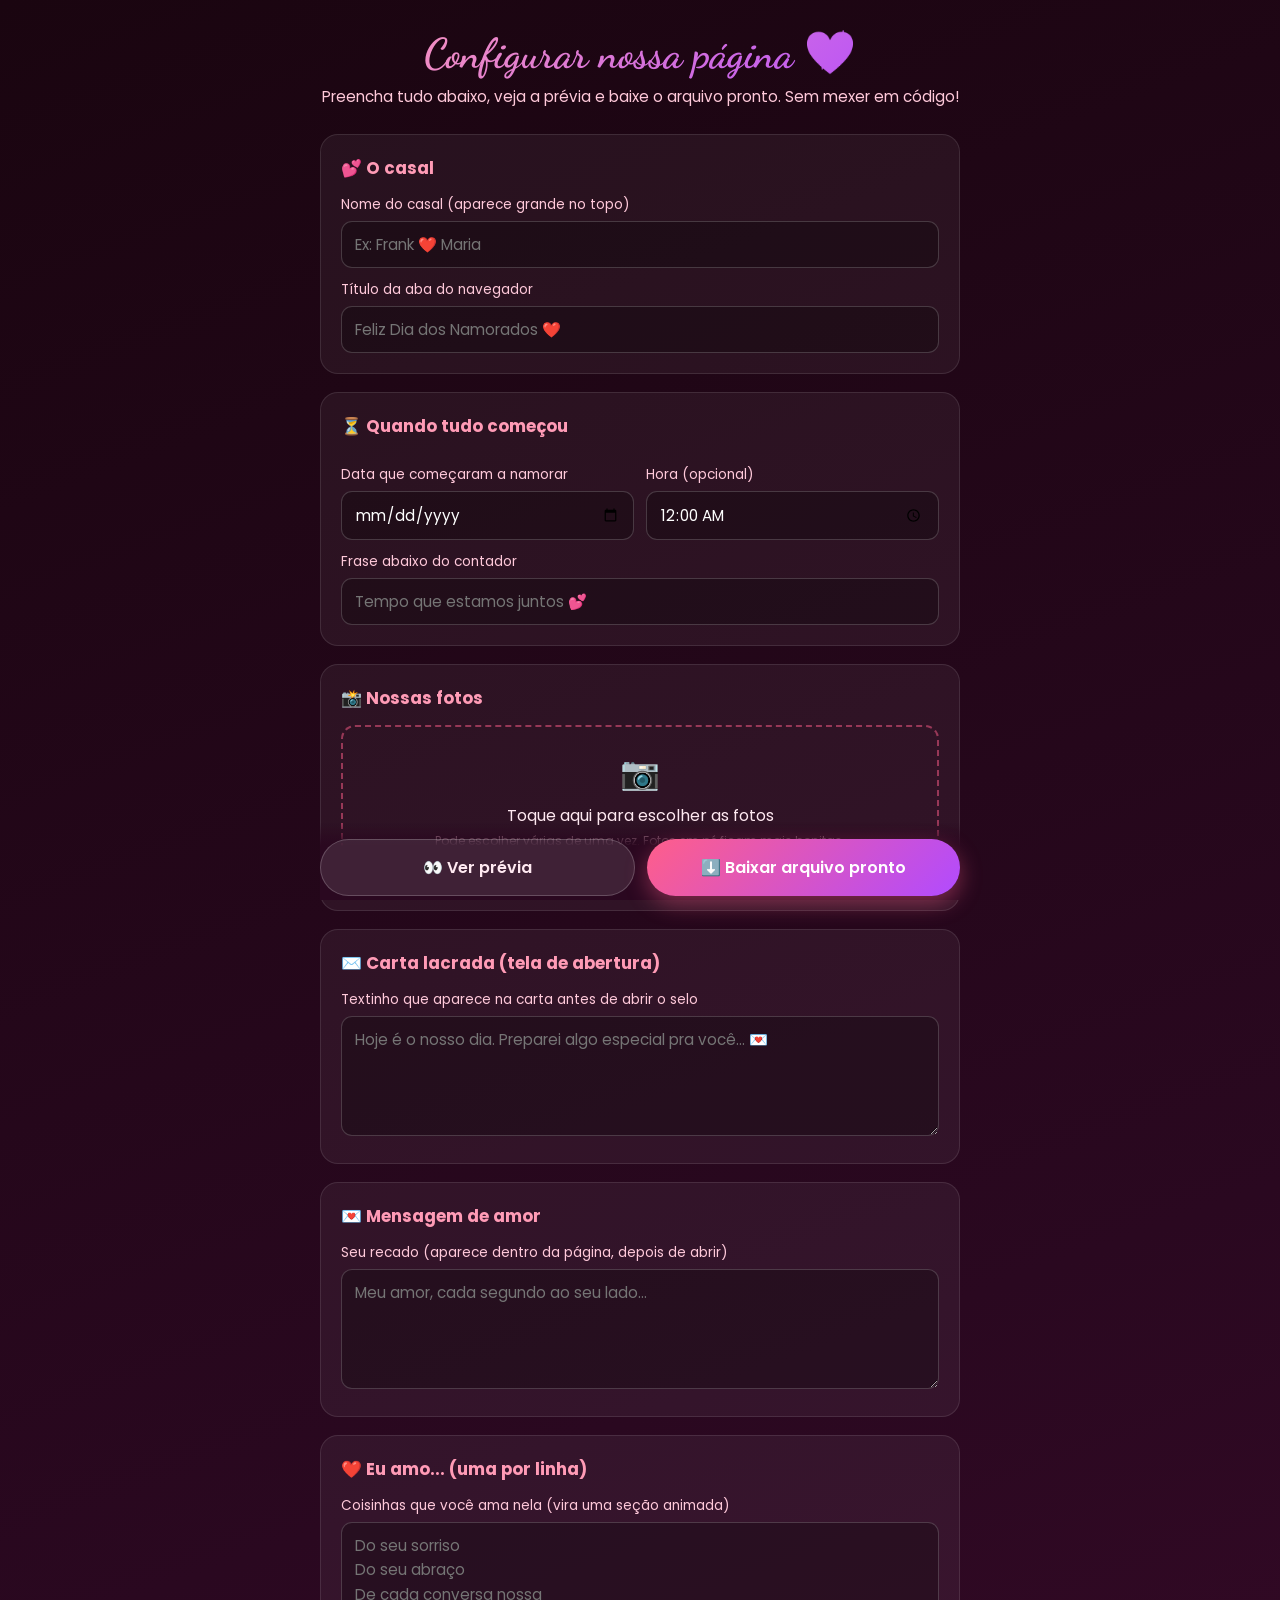
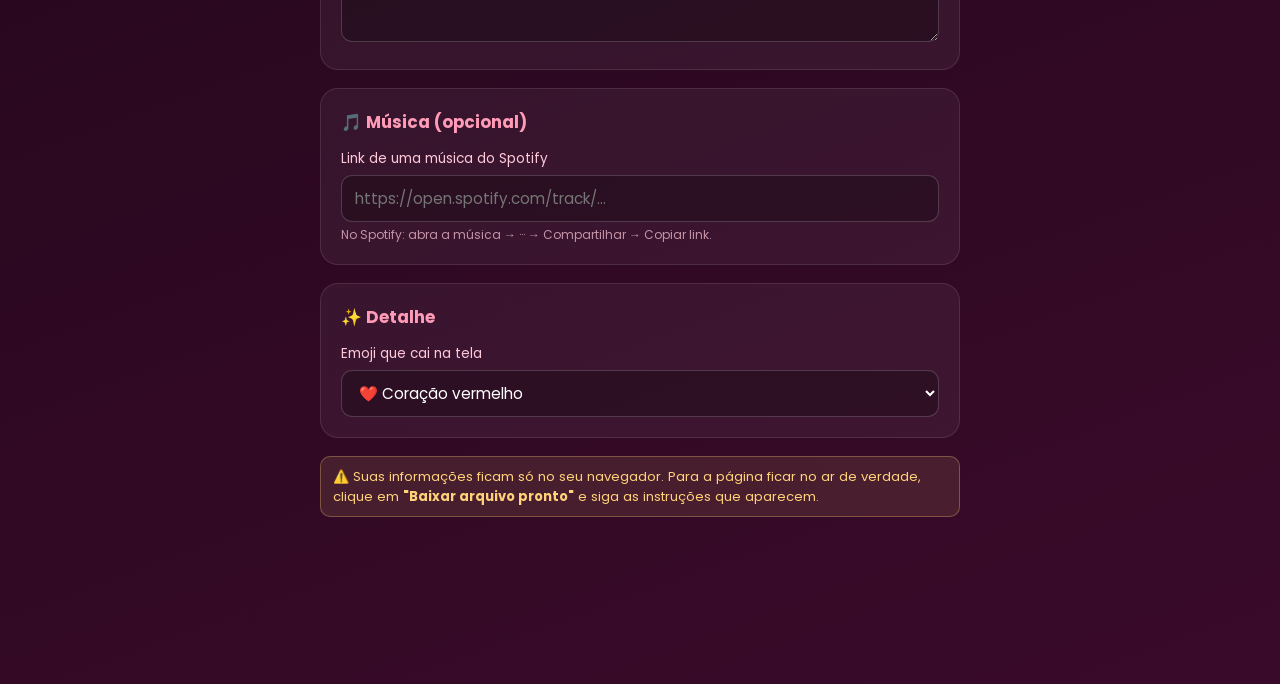
<file: configurar.html>
<!DOCTYPE html>
<html lang="pt-BR">
<head>
  <meta charset="UTF-8" />
  <meta name="viewport" content="width=device-width, initial-scale=1.0" />
  <title>Configurar minha página ❤️</title>
  <link href="https://fonts.googleapis.com/css2?family=Dancing+Script:wght@700&family=Poppins:wght@300;400;500;600&display=swap" rel="stylesheet" />
  <style>
    :root{ --rosa:#ff5e8a; --roxo:#b14bff; --fundo:#1a0510; --card:#2a0820; }
    *{ box-sizing:border-box; margin:0; padding:0; }
    body{
      font-family:'Poppins',sans-serif; color:#ffe9f1;
      background:linear-gradient(160deg,#1a0510,#2a0820 60%,#3a0a2a);
      min-height:100vh; padding:28px 16px 80px;
    }
    .wrap{ max-width:640px; margin:0 auto; }
    h1{ font-family:'Dancing Script',cursive; font-size:2.6rem; text-align:center;
        background:linear-gradient(135deg,#ff9bb6,#b14bff);
        -webkit-background-clip:text; background-clip:text; -webkit-text-fill-color:transparent; }
    .intro{ text-align:center; color:#ffc9da; font-size:.95rem; margin:6px 0 26px; }
    .grupo{
      background:rgba(255,255,255,.05); border:1px solid rgba(255,255,255,.1);
      border-radius:18px; padding:20px; margin-bottom:18px;
    }
    .grupo h2{ font-size:1.05rem; color:#ff9bb6; margin-bottom:14px; display:flex; gap:8px; align-items:center; }
    label{ display:block; font-size:.85rem; color:#ffc9da; margin:12px 0 6px; }
    .dica{ font-size:.75rem; color:#ffc9da; opacity:.7; margin-top:4px; }
    input[type=text], input[type=date], input[type=time], input[type=url], textarea, select{
      width:100%; padding:11px 13px; border-radius:11px; border:1px solid rgba(255,255,255,.18);
      background:rgba(0,0,0,.25); color:#fff; font-family:inherit; font-size:.95rem;
    }
    input:focus, textarea:focus, select:focus{ outline:none; border-color:var(--rosa); }
    textarea{ min-height:120px; resize:vertical; line-height:1.6; }
    .linha{ display:flex; gap:12px; } .linha > div{ flex:1; }

    /* Upload de fotos */
    .drop{
      border:2px dashed rgba(255,94,138,.5); border-radius:14px; padding:22px;
      text-align:center; cursor:pointer; transition:background .2s, border-color .2s;
    }
    .drop:hover{ background:rgba(255,94,138,.08); border-color:var(--rosa); }
    .drop span{ font-size:2rem; display:block; margin-bottom:6px; }
    .fotos-lista{ display:grid; grid-template-columns:repeat(auto-fill,minmax(120px,1fr)); gap:12px; margin-top:16px; }
    .foto-item{ background:rgba(0,0,0,.3); border-radius:12px; overflow:hidden; position:relative; }
    .foto-item img{ width:100%; height:120px; object-fit:cover; display:block; }
    .foto-item input{ width:100%; border:none; border-top:1px solid rgba(255,255,255,.1);
      background:rgba(0,0,0,.4); color:#fff; font-size:.78rem; padding:7px 8px; border-radius:0; }
    .foto-item .remover{
      position:absolute; top:6px; right:6px; width:26px; height:26px; border-radius:50%;
      border:none; background:rgba(0,0,0,.6); color:#fff; cursor:pointer; font-size:1rem; line-height:1;
    }
    .foto-item .ordem{ position:absolute; top:6px; left:6px; display:flex; gap:4px; }
    .foto-item .ordem button{ width:24px; height:24px; border-radius:6px; border:none;
      background:rgba(0,0,0,.6); color:#fff; cursor:pointer; font-size:.85rem; }

    /* Botões */
    .acoes{ position:sticky; bottom:0; display:flex; gap:12px; padding:16px 0 4px;
      background:linear-gradient(transparent, #2a0820 30%); margin-top:10px; }
    button.principal, button.secundario{
      flex:1; padding:15px; border:none; border-radius:40px; font-size:1rem; font-weight:600;
      cursor:pointer; font-family:inherit; transition:transform .15s;
    }
    button.principal{ color:#fff; background:linear-gradient(135deg,var(--rosa),var(--roxo));
      box-shadow:0 8px 22px rgba(255,94,138,.4); }
    button.secundario{ color:#ffe9f1; background:rgba(255,255,255,.1); border:1px solid rgba(255,255,255,.2); }
    button.principal:hover, button.secundario:hover{ transform:translateY(-2px); }
    .aviso{ font-size:.82rem; color:#ffd27a; background:rgba(255,210,122,.1);
      border:1px solid rgba(255,210,122,.3); border-radius:10px; padding:10px 12px; margin-top:14px; line-height:1.5; }
    .ok{ display:none; text-align:center; color:#9bffb6; margin-top:14px; font-size:.9rem; }
  </style>
</head>
<body>
  <div class="wrap">
    <h1>Configurar nossa página 💖</h1>
    <p class="intro">Preencha tudo abaixo, veja a prévia e baixe o arquivo pronto. Sem mexer em código!</p>

    <div class="grupo">
      <h2>💕 O casal</h2>
      <label>Nome do casal (aparece grande no topo)</label>
      <input type="text" id="nomeCasal" placeholder="Ex: Frank ❤️ Maria" />
      <label>Título da aba do navegador</label>
      <input type="text" id="tituloAba" placeholder="Feliz Dia dos Namorados ❤️" />
    </div>

    <div class="grupo">
      <h2>⏳ Quando tudo começou</h2>
      <div class="linha">
        <div>
          <label>Data que começaram a namorar</label>
          <input type="date" id="data" />
        </div>
        <div>
          <label>Hora (opcional)</label>
          <input type="time" id="hora" value="00:00" />
        </div>
      </div>
      <label>Frase abaixo do contador</label>
      <input type="text" id="fraseContador" placeholder="Tempo que estamos juntos 💕" />
    </div>

    <div class="grupo">
      <h2>📸 Nossas fotos</h2>
      <div class="drop" id="drop">
        <span>📷</span>
        Toque aqui para escolher as fotos
        <div class="dica">Pode escolher várias de uma vez. Fotos em pé ficam mais bonitas.</div>
      </div>
      <input type="file" id="inputFotos" accept="image/*" multiple style="display:none" />
      <div class="fotos-lista" id="fotosLista"></div>
    </div>

    <div class="grupo">
      <h2>✉️ Carta lacrada (tela de abertura)</h2>
      <label>Textinho que aparece na carta antes de abrir o selo</label>
      <textarea id="cartaConvite" placeholder="Hoje é o nosso dia. Preparei algo especial pra você... 💌"></textarea>
    </div>

    <div class="grupo">
      <h2>💌 Mensagem de amor</h2>
      <label>Seu recado (aparece dentro da página, depois de abrir)</label>
      <textarea id="mensagem" placeholder="Meu amor, cada segundo ao seu lado..."></textarea>
    </div>

    <div class="grupo">
      <h2>❤️ Eu amo... (uma por linha)</h2>
      <label>Coisinhas que você ama nela (vira uma seção animada)</label>
      <textarea id="motivos" placeholder="Do seu sorriso&#10;Do seu abraço&#10;De cada conversa nossa"></textarea>
    </div>

    <div class="grupo">
      <h2>🎵 Música (opcional)</h2>
      <label>Link de uma música do Spotify</label>
      <input type="url" id="musicaSpotify" placeholder="https://open.spotify.com/track/..." />
      <div class="dica">No Spotify: abra a música → ··· → Compartilhar → Copiar link.</div>
    </div>

    <div class="grupo">
      <h2>✨ Detalhe</h2>
      <label>Emoji que cai na tela</label>
      <select id="emojiChuva">
        <option value="❤️">❤️ Coração vermelho</option>
        <option value="💖">💖 Coração brilhante</option>
        <option value="🌹">🌹 Rosa</option>
        <option value="💕">💕 Dois corações</option>
        <option value="✨">✨ Brilhos</option>
        <option value="🦋">🦋 Borboleta</option>
      </select>
    </div>

    <div class="aviso">
      ⚠️ Suas informações ficam só no seu navegador. Para a página ficar no ar de verdade,
      clique em <b>"Baixar arquivo pronto"</b> e siga as instruções que aparecem.
    </div>

    <div class="acoes">
      <button class="secundario" id="btnPrevia">👀 Ver prévia</button>
      <button class="principal" id="btnBaixar">⬇️ Baixar arquivo pronto</button>
    </div>
    <p class="ok" id="okMsg"></p>
  </div>

  <script src="js/configurar.js"></script>
</body>
</html>
</file>
